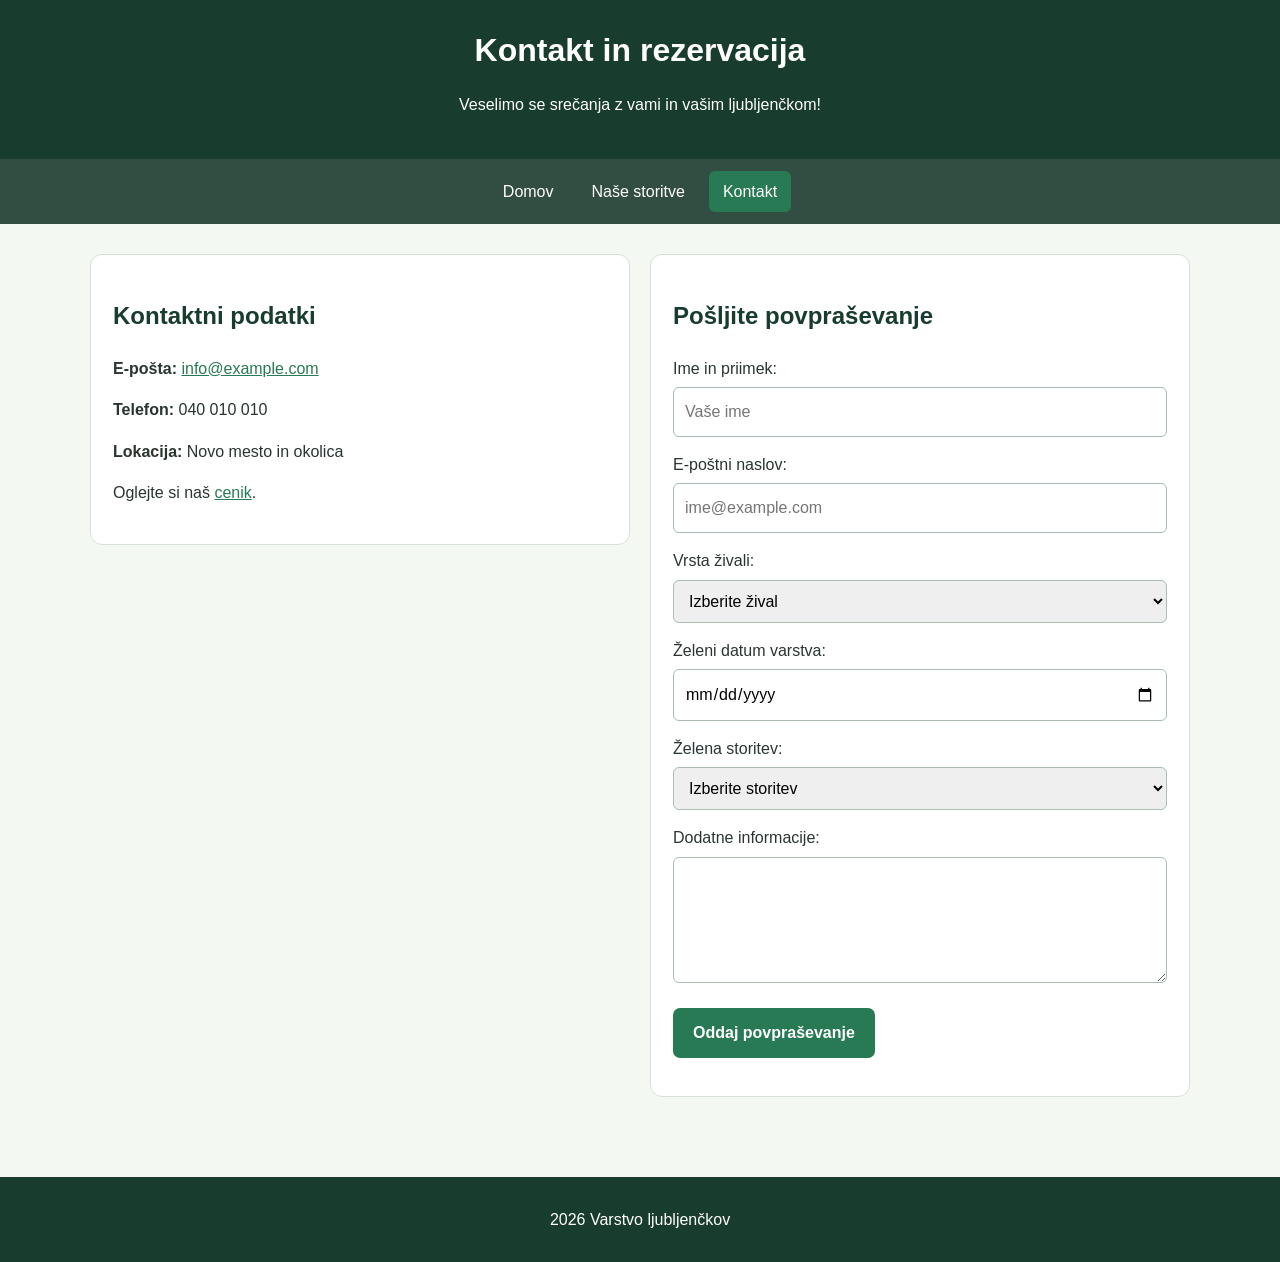
<file: kontakt.html>
<!DOCTYPE html>
<html lang="sl">
<head>
    <meta charset="UTF-8">
    <meta name="viewport" content="width=device-width, initial-scale=1">
    <title>Varstvo ljubljenčkov | Kontakt</title>
    <link rel="stylesheet" href="obl.css">
</head>
<body>
    <header class="glava">
        <h1>Kontakt in rezervacija</h1>
        <p>Veselimo se srečanja z vami in vašim ljubljenčkom!</p>
    </header>

    <nav class="navigacija">
        <ul>
            <li><a href="index.html">Domov</a></li>
            <li><a href="storitve.html">Naše storitve</a></li>
            <li><a href="kontakt.html" aria-current="page">Kontakt</a></li>
        </ul>
    </nav>

    <main class="vsebina">
        <section class="stolpci">
            <article class="kartica">
                <h2>Kontaktni podatki</h2>
                <p><strong>E-pošta:</strong>
                    <a href="mailto:info@example.com">info@example.com</a>
                </p>
                <p><strong>Telefon:</strong> 040 010 010</p>
                <p><strong>Lokacija:</strong> Novo mesto in okolica</p>
                <p>Oglejte si naš <a href="storitve.html#cenik">cenik</a>.</p>
            </article>

            <article class="kartica">
                <h2>Pošljite povpraševanje</h2>

                <form id="kontaktObrazec">

                    <div class="izpolni">
                        <label for="ime">Ime in priimek:</label>
                        <input id="ime" name="Ime in priimek"
                               placeholder="Vaše ime" required>
                    </div>

                    <div class="izpolni">
                        <label for="email">E-poštni naslov:</label>
                        <input id="email" name="E-pošta"
                               type="email"
                               placeholder="ime@example.com" required>
                    </div>

                    <div class="izpolni">
                        <label for="zival">Vrsta živali:</label>
                        <select id="zival" name="Vrsta živali" required>
                            <option value="">Izberite žival</option>
                            <option>Pes</option>
                            <option>Mačka</option>
                            <option>Druga žival</option>
                        </select>
                    </div>

                    <div class="izpolni">
                        <label for="datum">Želeni datum varstva:</label>
                        <input id="datum" name="Datum varstva"
                               type="date" required>
                    </div>

                    <div class="izpolni">
                        <label for="storitev">Želena storitev:</label>
                        <select id="storitev" name="Želena storitev" required>
                            <option value="">Izberite storitev</option>
                            <option>Sprehajanje psa</option>
                            <option>Varstvo na domu</option>
                            <option>Dnevno varstvo</option>
                            <option>Obisk mačke</option>
                        </select>
                    </div>

                    <div class="izpolni">
                        <label for="sporocilo">Dodatne informacije:</label>
                        <textarea id="sporocilo" name="Dodatne informacije"
                                  rows="4"></textarea>
                    </div>

                    <button type="submit" class="gumb">
                        Oddaj povpraševanje
                    </button>
                    <p id="obrazecRezultat" aria-live="polite"></p>
                </form>
            </article>
        </section>
    </main>

    <footer class="noga">
        <p>2026 Varstvo ljubljenčkov</p>
    </footer>
    <script src="skr.js"></script>
</body>
</html>
</file>
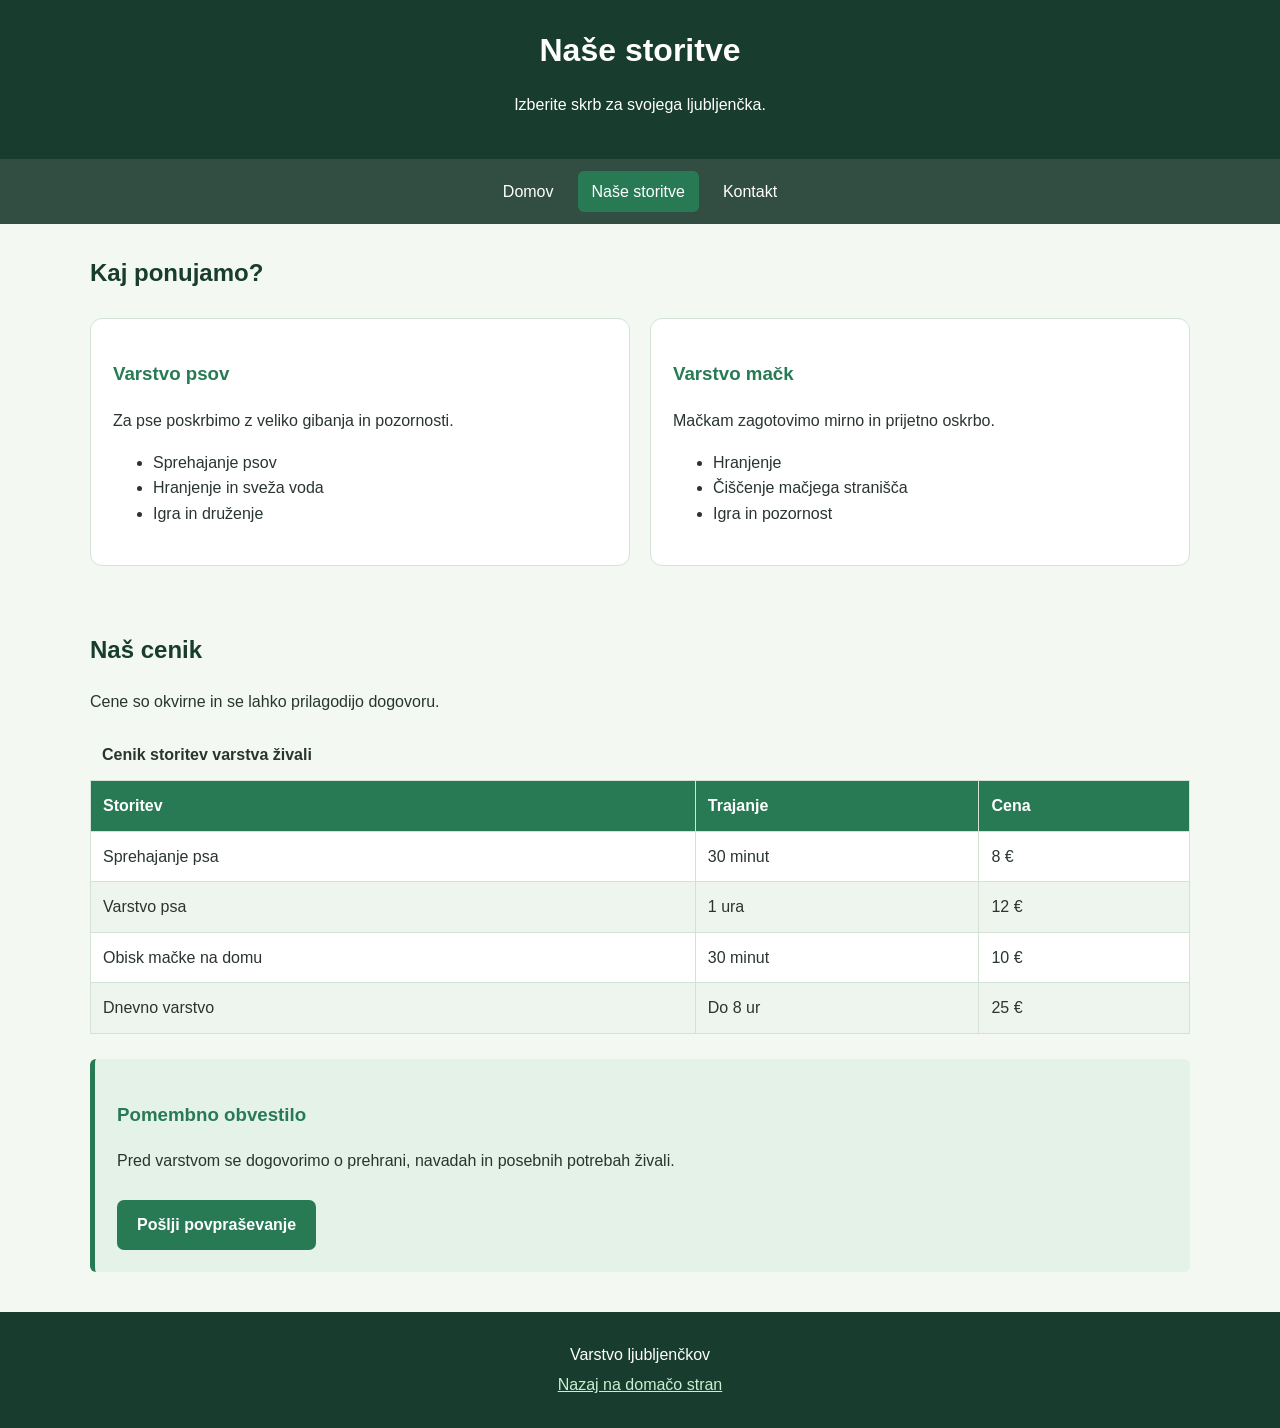
<file: storitve.html>
<!DOCTYPE html>
<html lang="sl">
<head>
    <meta charset="UTF-8">
    <meta name="viewport" content="width=device-width, initial-scale=1">
    <title>Varstvo ljubljenčkov | Storitve</title>
    <link rel="stylesheet" href="obl.css">
</head>
<body>
    <header class="glava">
        <h1>Naše storitve</h1>
        <p>Izberite skrb za svojega ljubljenčka.</p>
    </header>

    <nav class="navigacija">
        <ul>
            <li><a href="index.html">Domov</a></li>
            <li><a href="storitve.html" aria-current="page">Naše storitve</a></li>
            <li><a href="kontakt.html">Kontakt</a></li>
        </ul>
    </nav>

    <main class="vsebina">
        <h2>Kaj ponujamo?</h2>

        <section class="stolpci">
            <article class="kartica">
                <h3>Varstvo psov</h3>
                <p>Za pse poskrbimo z veliko gibanja in pozornosti.</p>
                <ul>
                    <li>Sprehajanje psov</li>
                    <li>Hranjenje in sveža voda</li>
                    <li>Igra in druženje</li>
                </ul>
            </article>

            <article class="kartica">
                <h3>Varstvo mačk</h3>
                <p>Mačkam zagotovimo mirno in prijetno oskrbo.</p>
                <ul>
                    <li>Hranjenje</li>
                    <li>Čiščenje mačjega stranišča</li>
                    <li>Igra in pozornost</li>
                </ul>
            </article>
        </section>

        <section id="cenik">
            <h2>Naš cenik</h2>
            <p>Cene so okvirne in se lahko prilagodijo dogovoru.</p>

            <div>
                <table>
                    <caption>Cenik storitev varstva živali</caption>
                    <thead>
                        <tr>
                            <th>Storitev</th>
                            <th>Trajanje</th>
                            <th>Cena</th>
                        </tr>
                    </thead>
                    <tbody>
                        <tr>
                            <td>Sprehajanje psa</td>
                            <td>30 minut</td>
                            <td>8 €</td>
                        </tr>
                        <tr>
                            <td>Varstvo psa</td>
                            <td>1 ura</td>
                            <td>12 €</td>
                        </tr>
                        <tr>
                            <td>Obisk mačke na domu</td>
                            <td>30 minut</td>
                            <td>10 €</td>
                        </tr>
                        <tr>
                            <td>Dnevno varstvo</td>
                            <td>Do 8 ur</td>
                            <td>25 €</td>
                        </tr>
                    </tbody>
                </table>
            </div>
        </section>

        <aside class="obvestilo">
            <h3>Pomembno obvestilo</h3>
            <p>
                Pred varstvom se dogovorimo o prehrani, navadah
                in posebnih potrebah živali.
            </p>
            <a class="gumb" href="kontakt.html">Pošlji povpraševanje</a>
        </aside>
    </main>

    <footer class="noga">
        <p>Varstvo ljubljenčkov</p>
        <p><a href="index.html">Nazaj na domačo stran</a></p>
    </footer>
</body>
</html>
</file>
<file: obl.css>
* {
    box-sizing: border-box;
}

body {
    margin: 0;
    font: 16px/1.6 Arial, sans-serif;
    color: #29352e;
    background: #f3f8f3;
}

#cenik {
    margin-top: 25px;
}

.noga {
    padding: 25px;
    text-align: center;
    color: white;
    background: #183c2d;
}

.glava {
    background: #287a54;
    padding: 25px;
    text-align: center;
    color: white;
    background: #183c2d;
}

.glava h1 {
    margin: 0;
}

.navigacija ul {
    display: flex;
    justify-content: center;
    flex-wrap: wrap;
    gap: 10px;
    margin: 0;
    padding: 12px;
    list-style: none;
    background: #324d42;
}

.navigacija a {
    display: block;
    padding: 8px 14px;
    color: white;
    text-decoration: none;
    border-radius: 6px;
}

.navigacija a:hover, .navigacija a[aria-current="page"] {
    background: #287a54;
}

.vsebina {
    width: 92%;
    max-width: 1100px;
    margin: 30px auto;
}

h2 {
    color: #183c2d;
}

h3 {
    color: #287a54;
}

.stolpci {
    display: flex;
    align-items: flex-start;
    gap: 20px;
    margin: 25px 0;
}


.abc{
    align-items: center;
    padding: 25px;
    background: white;
    border: 1px solid #d4e2d6;
    border-radius: 14px;
    display: flex;
    gap: 20px;
    margin: 25px 0;
}

.abc div {
    flex: 1;
}

.glavna-slika {
    width: 48%;
    height: 300px;
    object-fit: cover;
    border-radius: 12px;
}

.kartice {
    flex-wrap: wrap;
    display: flex;
    gap: 20px;
    margin: 25px 0;
}

.kartica {
    min-width: 230px;
    padding: 22px;
    background: white;
    border: 1px solid #d4e2d6;
    border-radius: 12px;
    flex: 1;
    margin-bottom: 40px ;
    
}


.uspesno {
    color: #183c2d;
    font-weight: bold;
    background: #e4f2e7;
    padding: 10px;
    border-radius: 6px;
}




.obvestilo {
    margin: 25px 0;
    padding: 22px;
    background: #e4f2e7;
    border-left: 5px solid #287a54;
    border-radius: 6px;
}

a {
    color: #287a54;
}

.gumb {
    display: inline-block;
    margin-top: 10px;
    padding: 12px 20px;
    border: 0;
    border-radius: 7px;
    background: #287a54;
    color: white;
    font: inherit;
    font-weight: bold;
    text-decoration: none;
    cursor: pointer;
}

.gumb:hover {
    background: #183c2d;
}



table {
    width: 100%;
    border-collapse: collapse;
    background: white;
}

caption {
    padding: 12px;
    font-weight: bold;
    text-align: left;
}

td {
    padding: 12px;
    border: 1px solid #d4e2d6;
    text-align: left;
}

th {
    color: white;
    background: #287a54;
    padding: 12px;
    border: 1px solid #d4e2d6;
    text-align: left;
}

tbody tr:nth-child(even) {
    background: #edf5ee;
}

.izpolni {
    display: flex;
    flex-direction: column;
    gap: 6px;
    margin-bottom: 15px;
}

input, select, textarea {
    width: 100%;
    padding: 11px;
    border: 1px solid #aabdaf;
    border-radius: 6px;
    font: inherit;
}

input:focus, select:focus, textarea:focus {
    outline: 2px solid #287a54;
}

textarea {
    resize: vertical;
    
}



.noga {
    margin-top: 40px;
}

.noga p {
    margin: 5px;
}

.noga a {
    color: #c7f1d2;
}

@media (max-width: 700px) {
    .abc, .stolpci {
        flex-direction: column;
        align-items: center;

    }

    .glavna-slika {
        width: 100%;
        height: 250px;
    }

    .glava h1 {
        font-size: 1.8rem;
    }

    .vsebina {
        width: 94%;
    }
}
</file>
